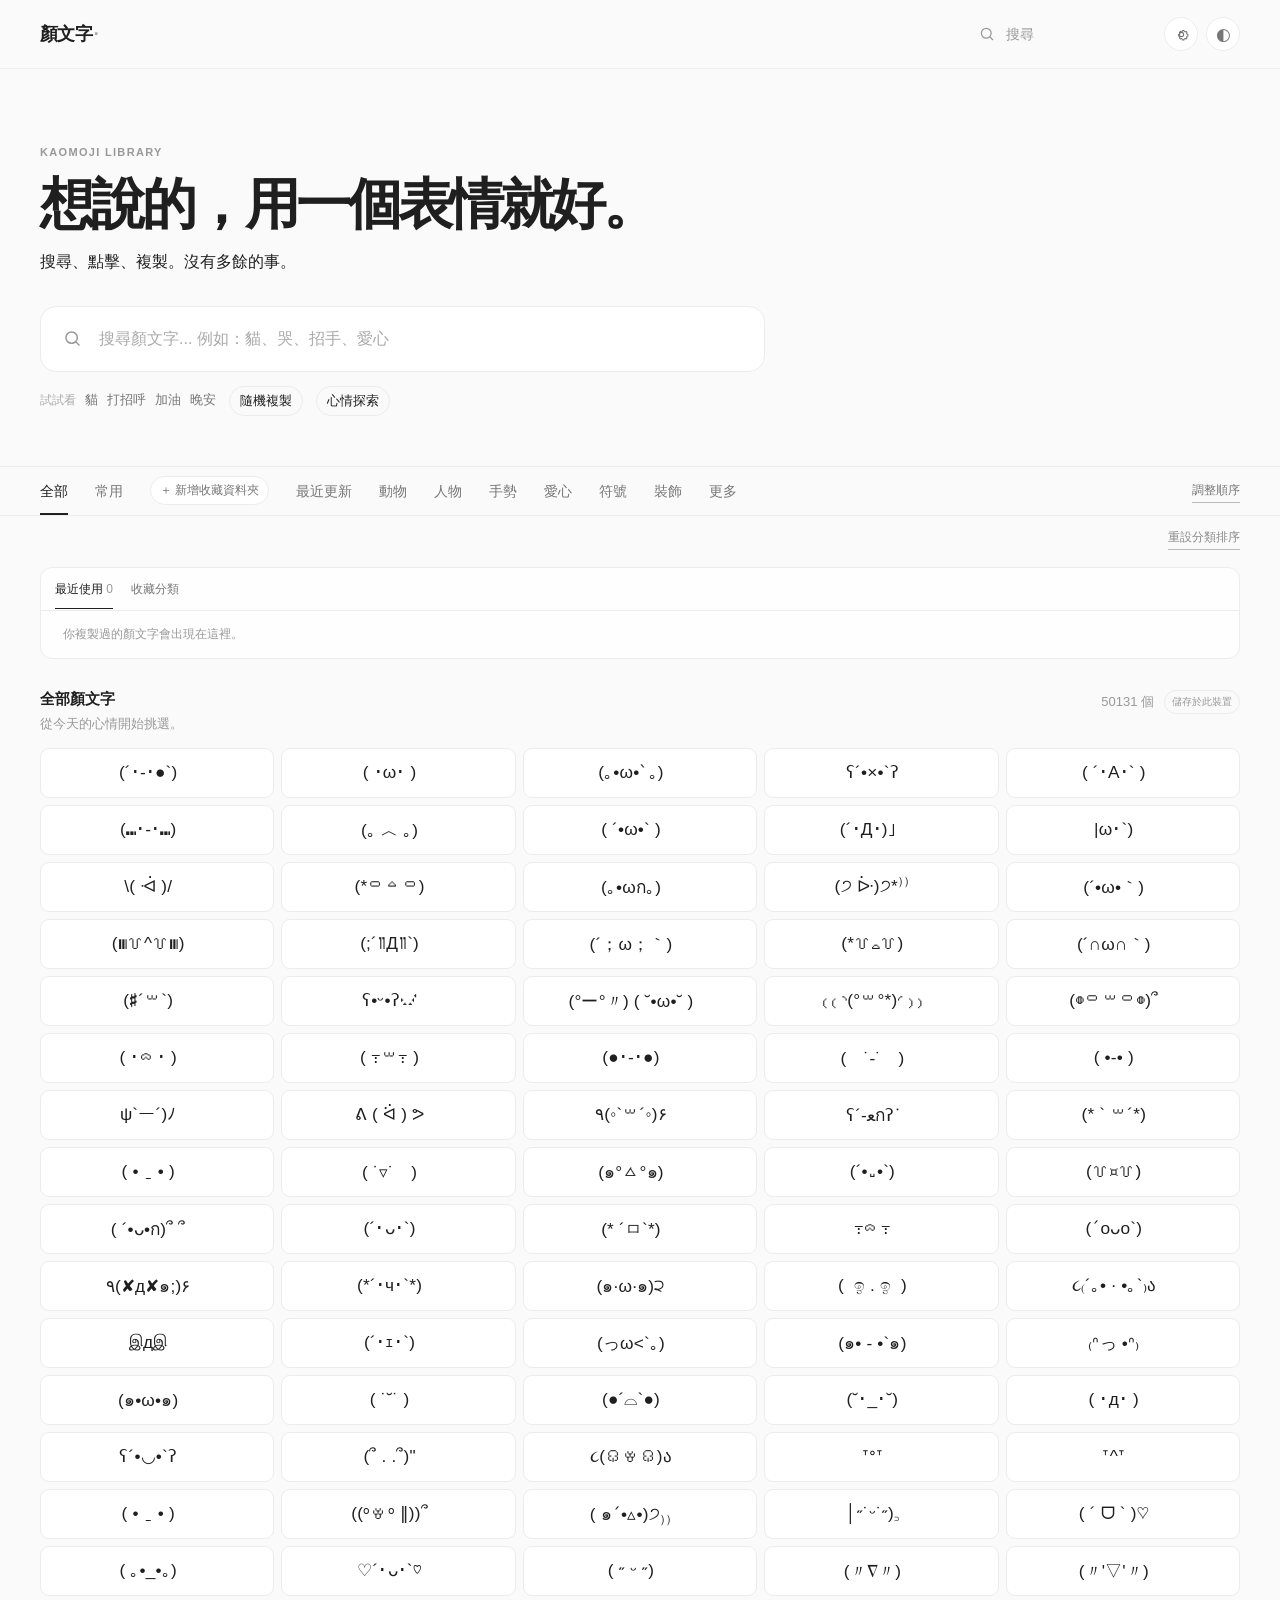
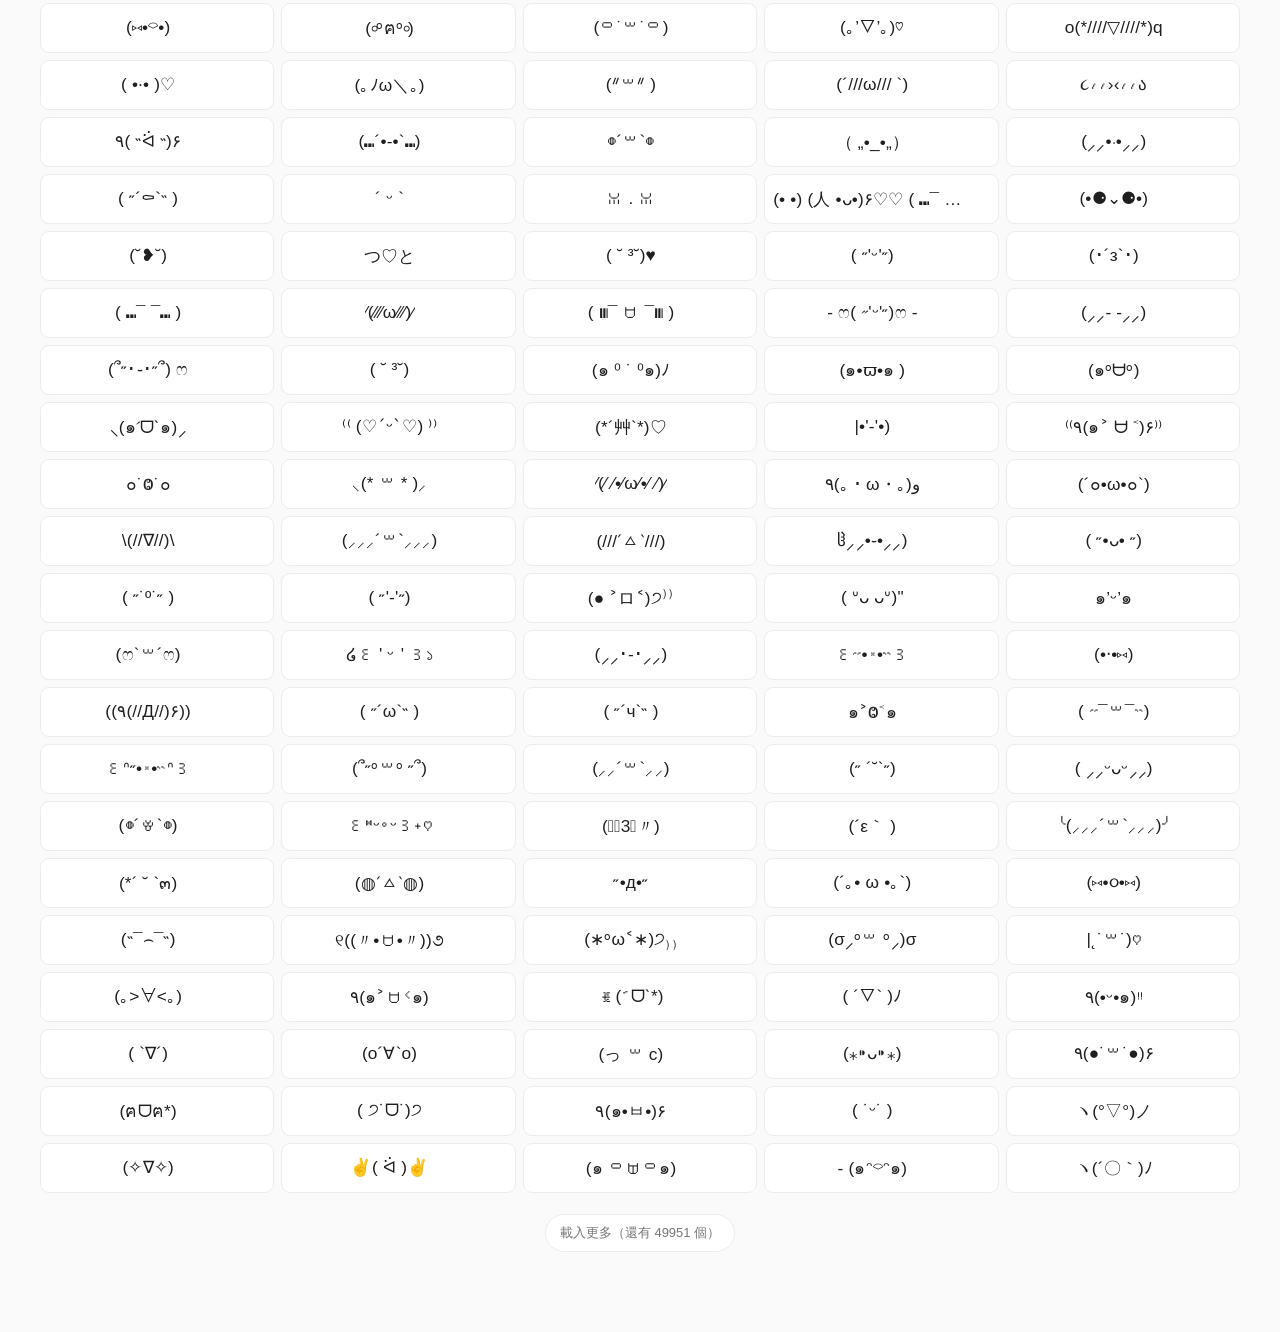
<file: index.html>
<!doctype html>
<html lang="zh-Hant">
  <head>
    <meta name="google-site-verification" content="ATZ54jSmBNwlNA5wtDltwDl-z40G0JLNudGG2Vy8XMU" />
    <meta charset="UTF-8" />
    <meta name="viewport" content="width=device-width, initial-scale=1.0" />
    <meta name="theme-color" content="#fafafa" />
    <meta name="description" content="快速搜尋、收藏並複製顏文字。乾淨、安靜的 Kaomoji 工具。" />
    <meta property="og:title" content="顏文字 · Kaomoji" />
    <meta property="og:description" content="快速搜尋、收藏並複製顏文字。" />
    <link rel="icon" href="./favicon.svg" type="image/svg+xml" />
    <link rel="manifest" href="./manifest.webmanifest" />
    <title>顏文字 · Kaomoji</title>
    <link rel="stylesheet" href="./styles.css?v=20260802-compact-rabbit" />
  </head>
  <body>
    <header class="site-header">
      <div class="header-content">
        <a class="logo" href="#top" aria-label="顏文字首頁">顏文字<span>·</span></a>
        <div class="header-actions">
          <label class="header-search" for="search-input">
            <svg viewBox="0 0 24 24" aria-hidden="true"><circle cx="11" cy="11" r="6.5"></circle><path d="m16 16 4 4"></path></svg>
            <input id="search-input" type="search" placeholder="搜尋" autocomplete="off" />
          </label>
          <button id="settings-toggle" class="header-icon-button" type="button" aria-label="偏好設定" title="偏好設定" aria-expanded="false" aria-controls="settings-panel">
            <svg viewBox="0 0 24 24" aria-hidden="true"><circle cx="12" cy="12" r="3"></circle><path d="M19.4 15a1.7 1.7 0 0 0 .34 1.88l.06.06-1.42 1.42-.06-.06a1.7 1.7 0 0 0-1.88-.34 1.7 1.7 0 0 0-1 1.55v.09h-2v-.09a1.7 1.7 0 0 0-1-1.55 1.7 1.7 0 0 0-1.88.34l-.06.06-1.42-1.42.06-.06A1.7 1.7 0 0 0 9.48 15a1.7 1.7 0 0 0-1.55-1H7.8v-2h.13a1.7 1.7 0 0 0 1.55-1 1.7 1.7 0 0 0-.34-1.88l-.06-.06L10.5 7.64l.06.06a1.7 1.7 0 0 0 1.88.34 1.7 1.7 0 0 0 1-1.55V6.4h2v.09a1.7 1.7 0 0 0 1 1.55 1.7 1.7 0 0 0 1.88-.34l.06-.06 1.42 1.42-.06.06A1.7 1.7 0 0 0 19.4 11a1.7 1.7 0 0 0 1.55 1h.13v2h-.13a1.7 1.7 0 0 0-1.55 1Z"></path></svg>
          </button>
          <button id="theme-toggle" class="theme-toggle" type="button" aria-label="切換深色模式" title="切換深色模式">◐</button>
          <div id="settings-panel" class="settings-panel" hidden>
            <p>偏好設定</p><span>最近使用保留時間</span>
            <div id="retention-options" class="retention-options"></div>
          </div>
        </div>
      </div>
    </header>

    <main id="top" class="main-content">
      <section class="intro" aria-labelledby="page-title">
        <p class="eyebrow">KAOMOJI LIBRARY</p>
        <h1 id="page-title">想說的，用一個表情就好。</h1>
        <p>搜尋、點擊、複製。沒有多餘的事。</p>
        <label class="hero-search" for="hero-search-input">
          <svg viewBox="0 0 24 24" aria-hidden="true"><circle cx="11" cy="11" r="6.5"></circle><path d="m16 16 4 4"></path></svg>
          <input id="hero-search-input" type="search" placeholder="搜尋顏文字... 例如：貓、哭、招手、愛心" autocomplete="off" />
          <button class="clear-search" type="button" aria-label="清除搜尋">清除</button>
        </label>
        <div class="suggestions" aria-label="常用搜尋">
          <span>試試看</span>
          <button type="button">貓</button><button type="button">打招呼</button><button type="button">加油</button><button type="button">晚安</button>
          <button type="button" id="random-button" class="random-button">隨機複製</button>
          <button type="button" id="mood-button" class="random-button">心情探索</button>
        </div>
      </section>

      <nav class="category-bar" aria-label="顏文字分類">
        <div id="categories" class="categories"></div>
        <button id="reorder-categories" class="reorder-categories" type="button" aria-pressed="false">調整順序</button>
      </nav>
      <section id="filter-panel" class="filter-panel" aria-label="完整分類" hidden></section>
      <button id="reset-category-order" class="reset-category-order" type="button" hidden>重設分類排序</button>

      <section class="personal-tools" aria-label="我的工具">
        <div class="tool-tabs" role="tablist" aria-label="個人顏文字">
          <button type="button" class="tool-tab active" data-personal-view="recent">最近使用 <span id="recent-count">0</span></button>
          <button type="button" class="tool-tab" data-personal-view="collections">收藏分類</button>
        </div>
        <div id="personal-panel" class="personal-panel"></div>
      </section>

      <section class="list-section" aria-live="polite">
        <div class="list-heading">
          <div><p id="list-title">全部顏文字</p><span id="category-description">從今天的心情開始挑選。</span></div>
          <div class="list-meta"><span id="result-count"></span><span class="storage-status">儲存於此裝置</span></div>
        </div>
        <div id="kaomoji-list" class="kaomoji-list"></div>
        <div id="empty-state" class="empty-state" hidden>
          <p>找不到相符的顏文字</p>
          <div id="related-searches" class="related-searches" aria-label="建議搜尋"></div>
          <button type="button" id="reset-button">清除搜尋</button>
        </div>
      </section>
    </main>

    <template id="kaomoji-template">
      <article class="kaomoji-row">
        <button class="kaomoji-copy" type="button" aria-label="複製顏文字">
          <span class="kaomoji-main"><span class="kaomoji-text"></span><span class="copied-text" aria-hidden="true">✓ 已複製</span></span>
          <span class="kaomoji-tags"></span>
        </button>
        <button class="favorite-button" type="button" aria-label="加入收藏">
          <svg viewBox="0 0 24 24" aria-hidden="true"><path d="m12 20-1.45-1.32C5.4 14.02 2 10.94 2 7.15 2 4.07 4.42 2 7.5 2c1.74 0 3.41.81 4.5 2.09A6.05 6.05 0 0 1 16.5 2C19.58 2 22 4.07 22 7.15c0 3.79-3.4 6.87-8.55 11.54L12 20Z"></path></svg>
        </button>
        <button class="details-button" type="button" aria-label="查看顏文字詳情">i</button>
        <button class="collection-button" type="button" aria-label="加入收藏資料夾">＋</button>
      </article>
    </template>

    <dialog id="details-dialog" class="details-dialog">
      <button class="dialog-close" type="button" aria-label="關閉">×</button>
      <p class="dialog-kicker">顏文字詳情</p>
      <p id="detail-kaomoji" class="detail-kaomoji"></p>
      <p id="detail-name" class="detail-name"></p>
      <div id="detail-tags" class="detail-tags"></div>
      <div class="detail-actions">
        <button id="detail-copy" type="button">複製顯示版</button>
        <button id="detail-copy-original" type="button">複製原版</button>
        <button id="detail-copy-safe" type="button" hidden>複製 Apple 安全版</button>
        <button id="detail-save" type="button">儲存到收藏分類</button>
        <button id="detail-share" type="button">分享連結</button>
      </div>
      <div><p class="dialog-kicker">相似顏文字</p><div id="similar-kaomojis" class="similar-kaomojis"></div></div>
    </dialog>

    <script src="./dcard-originals.js?v=20260801-dcard-full"></script>
    <script src="./script.js?v=20260802-multiline-collection"></script>
  </body>
</html>
</file>
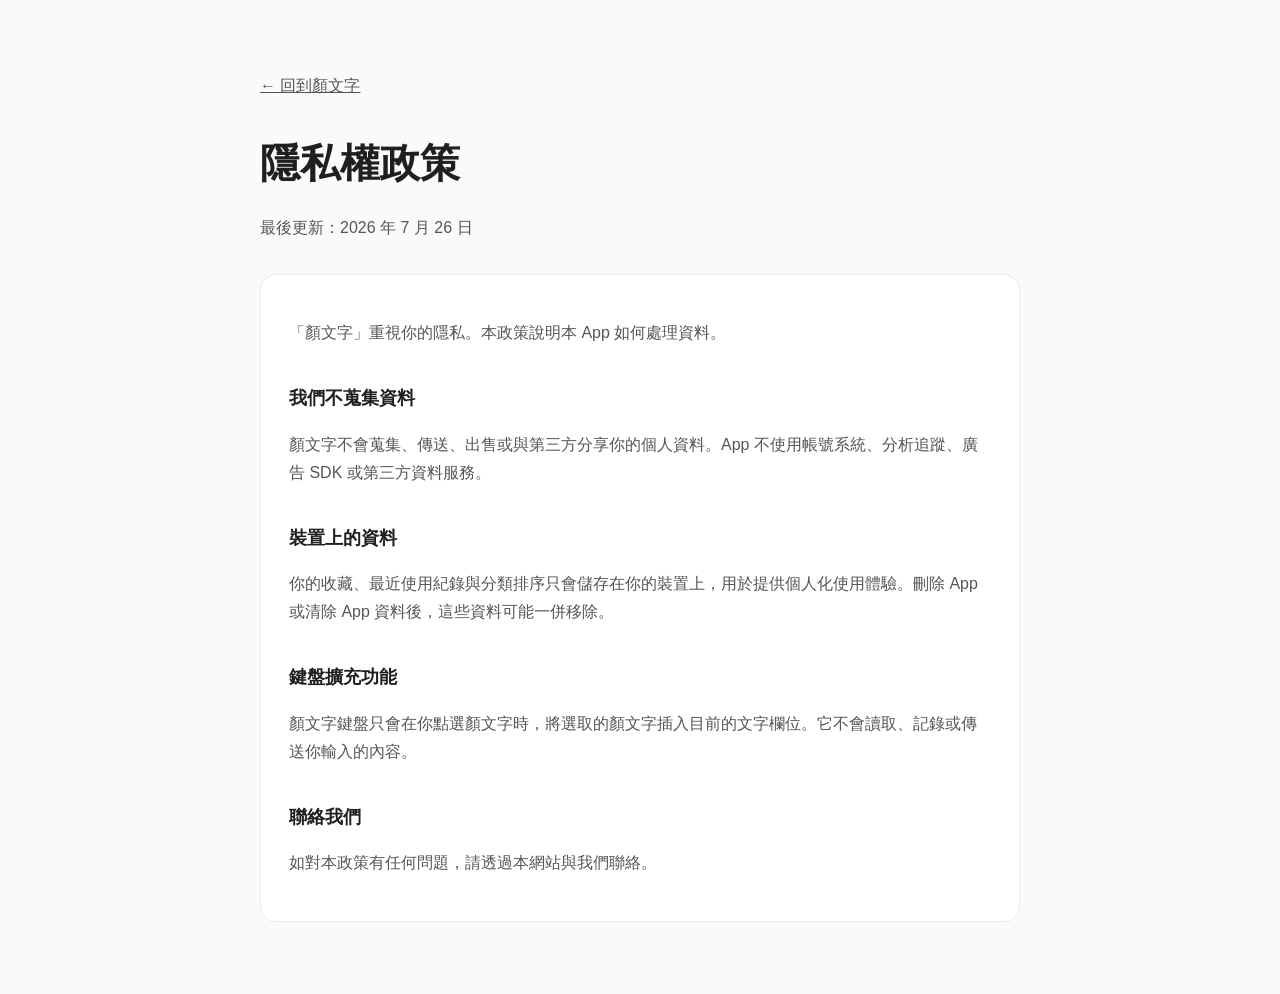
<file: privacy.html>
<!doctype html>
<html lang="zh-Hant">
<head>
<meta charset="UTF-8" />
<meta name="viewport" content="width=device-width, initial-scale=1.0" />
<title>隱私權政策 · 顏文字</title>
<style>
body{margin:0;background:#fafafa;color:#1f1f1f;font:16px/1.75 -apple-system,BlinkMacSystemFont,"PingFang TC",sans-serif}
main{max-width:760px;margin:auto;padding:72px 24px}
a{color:#555}h1{font-size:40px;margin:28px 0 8px}h2{font-size:18px;margin-top:36px}p{color:#555}.box{background:#fff;border:1px solid #ececec;border-radius:16px;padding:28px;margin-top:32px}
</style>
</head>
<body><main>
<a href="./index.html">← 回到顏文字</a>
<h1>隱私權政策</h1><p>最後更新：2026 年 7 月 26 日</p>
<div class="box">
<p>「顏文字」重視你的隱私。本政策說明本 App 如何處理資料。</p>
<h2>我們不蒐集資料</h2><p>顏文字不會蒐集、傳送、出售或與第三方分享你的個人資料。App 不使用帳號系統、分析追蹤、廣告 SDK 或第三方資料服務。</p>
<h2>裝置上的資料</h2><p>你的收藏、最近使用紀錄與分類排序只會儲存在你的裝置上，用於提供個人化使用體驗。刪除 App 或清除 App 資料後，這些資料可能一併移除。</p>
<h2>鍵盤擴充功能</h2><p>顏文字鍵盤只會在你點選顏文字時，將選取的顏文字插入目前的文字欄位。它不會讀取、記錄或傳送你輸入的內容。</p>
<h2>聯絡我們</h2><p>如對本政策有任何問題，請透過本網站與我們聯絡。</p>
</div></main></body></html>
</file>
<file: styles.css>
:root {
  --bg: #fafafa;
  --surface: #ffffff;
  --text: #1f1f1f;
  --muted: #777777;
  --border: #ececec;
  --soft: #f5f5f5;
  --radius: 16px;
}

:root[data-theme="dark"] {
  --bg: #171717;
  --surface: #202020;
  --text: #f2f2f2;
  --muted: #aaa;
  --border: #363636;
  --soft: #2b2b2b;
}

* { box-sizing: border-box; }
html { scroll-behavior: smooth; }
body {
  margin: 0;
  background: var(--bg);
  color: var(--text);
  font-family: -apple-system, BlinkMacSystemFont, "Segoe UI", "Noto Sans TC", sans-serif;
  -webkit-font-smoothing: antialiased;
}
button, input { font: inherit; }
button { cursor: pointer; }

.site-header {
  position: sticky;
  top: 0;
  z-index: 10;
  background: color-mix(in srgb, var(--bg) 92%, transparent);
  backdrop-filter: blur(12px);
  border-bottom: 1px solid color-mix(in srgb, var(--border) 75%, transparent);
}
.header-content, .main-content { width: min(1200px, calc(100% - 40px)); margin: 0 auto; }
.header-content { height: 68px; display: flex; align-items: center; justify-content: space-between; gap: 38px; }
.header-actions { position: relative; display: flex; align-items: center; gap: 8px; }
.logo { flex: 0 0 auto; color: var(--text); font-size: 18px; font-weight: 680; letter-spacing: -.04em; text-decoration: none; }
.logo span { color: #aaa; padding-left: 2px; }
.header-search { height: 36px; display: flex; align-items: center; gap: 8px; width: 178px; color: #999; }
.header-search svg, .hero-search svg { width: 18px; height: 18px; flex: none; fill: none; stroke: currentColor; stroke-width: 1.7; }
.header-search input { width: 100%; min-width: 0; border: 0; outline: 0; background: transparent; color: var(--text); font-size: 14px; }
.header-search input::placeholder { color: #999; }
.theme-toggle { display: grid; place-items: center; width: 34px; height: 34px; flex: none; border: 1px solid var(--border); border-radius: 50%; background: var(--surface); color: var(--muted); font-size: 17px; transition: 200ms ease-out; }
.theme-toggle:hover { color: var(--text); border-color: var(--muted); }
.header-icon-button { display: grid; place-items: center; width: 34px; height: 34px; flex: none; border: 1px solid var(--border); border-radius: 50%; background: var(--surface); color: var(--muted); transition: 200ms ease-out; }
.header-icon-button:hover, .header-icon-button[aria-expanded="true"] { color: var(--text); border-color: var(--muted); }
.header-icon-button svg { width: 17px; height: 17px; fill: none; stroke: currentColor; stroke-width: 1.5; stroke-linecap: round; stroke-linejoin: round; }
.settings-panel { position: absolute; z-index: 30; top: 44px; right: 42px; width: min(300px, calc(100vw - 32px)); padding: 15px; border: 1px solid var(--border); border-radius: 12px; background: var(--surface); box-shadow: 0 16px 45px rgba(0,0,0,.12); }
.settings-panel[hidden] { display: none; }
.settings-panel p { margin: 0 0 12px; color: var(--text); font-size: 14px; font-weight: 650; }
.settings-panel > span { display: block; margin-bottom: 8px; color: var(--muted); font-size: 12px; }
.retention-options { display: flex; flex-wrap: wrap; gap: 6px; }
.retention-options button { border: 1px solid var(--border); border-radius: 99px; background: transparent; padding: 6px 9px; color: var(--muted); font-size: 12px; }
.retention-options button:hover, .retention-options button.active { border-color: var(--text); color: var(--text); }

.intro { padding: 77px 0 50px; max-width: 725px; }
.eyebrow { margin: 0 0 16px; color: #999; font-size: 11px; font-weight: 650; letter-spacing: .12em; }
h1 { margin: 0; font-size: clamp(36px, 5vw, 55px); font-weight: 700; letter-spacing: -.07em; line-height: 1.12; }
.intro > p:last-child { margin: 16px 0 0; color: var(--muted); font-size: 15px; }
.hero-search { height: 66px; display: flex; align-items: center; gap: 14px; margin-top: 33px; padding: 0 17px 0 21px; background: var(--surface); border: 1px solid var(--border); border-radius: var(--radius); color: #999; transition: border-color 200ms ease-out, box-shadow 200ms ease-out; }
.hero-search:focus-within { border-color: #b7b7b7; box-shadow: 0 8px 24px rgba(0,0,0,.045); }
.hero-search svg { width: 21px; height: 21px; }
.hero-search input { width: 100%; min-width: 0; border: 0; outline: 0; background: transparent; color: var(--text); font-size: 16px; }
.hero-search input::placeholder { color: #aaa; }
.clear-search { visibility: hidden; flex: none; border: 0; background: var(--soft); border-radius: 7px; padding: 7px 10px; color: var(--muted); font-size: 12px; }
.clear-search.visible { visibility: visible; }
.suggestions { display: flex; align-items: center; gap: 9px; margin-top: 14px; overflow-x: auto; white-space: nowrap; scrollbar-width: none; }
.suggestions::-webkit-scrollbar { display: none; }
.suggestions span { color: #aaa; font-size: 12px; }
.suggestions button { border: 0; border-bottom: 1px solid transparent; background: transparent; padding: 3px 0; color: var(--muted); font-size: 13px; transition: color 200ms ease-out, border-color 200ms ease-out; }
.suggestions button:hover { border-color: var(--text); color: var(--text); }
.suggestions .random-button { margin-left: 4px; border: 1px solid var(--border); border-radius: 99px; padding: 5px 10px; color: var(--text); }
.suggestions .random-button:hover { border-color: var(--text); }

.category-bar { position: sticky; top: 68px; z-index: 5; display: flex; align-items: center; gap: 18px; margin: 0 calc((100vw - min(1200px, calc(100vw - 40px))) / -2); padding: 0 max(20px, calc((100vw - 1200px) / 2)); background: color-mix(in srgb, var(--bg) 94%, transparent); backdrop-filter: blur(10px); border-top: 1px solid var(--border); border-bottom: 1px solid var(--border); }
.categories { min-width: 0; flex: 1; }
.reorder-categories { flex: none; border: 0; border-bottom: 1px solid #b9b9b9; padding: 3px 0; background: transparent; color: #777; font-size: 12px; }
.reorder-categories[aria-pressed="true"] { color: var(--text); border-color: var(--text); }
.categories { display: flex; gap: 27px; overflow-x: auto; scrollbar-width: none; white-space: nowrap; }
.categories::-webkit-scrollbar { display: none; }
.category-button { position: relative; display: inline-flex; align-items: center; gap: 5px; flex: none; border: 0; background: transparent; color: var(--muted); padding: 16px 0 14px; font-size: 14px; transition: color 200ms ease-out; }
.category-button:hover, .category-button.active { color: var(--text); }
.category-add-collection { flex: none; align-self: center; border: 1px solid var(--border); border-radius: 999px; background: var(--surface); padding: 5px 9px; color: var(--muted); font-size: 12px; transition: 200ms ease-out; }
.category-add-collection:hover { border-color: var(--text); color: var(--text); }
.category-button.active::after { content: ""; position: absolute; height: 1.5px; background: var(--text); inset: auto 0 0; }
.category-button { touch-action: pan-x; }
.category-button.dragging { opacity: .35; }
.category-bar.reorder-mode .category-button { cursor: grab; animation: category-wiggle .16s ease-in-out infinite alternate; }
.category-bar.reorder-mode .category-button:active { cursor: grabbing; }
.category-drag-handle { display: none; color: #aaa; font-size: 15px; line-height: 1; touch-action: none; user-select: none; }
.category-bar.reorder-mode .category-drag-handle { display: inline; }
.category-button.drop-target::before { content: ""; position: absolute; top: 12px; bottom: 11px; left: -14px; width: 2px; border-radius: 2px; background: var(--text); }
.category-button.drop-target-after::after { content: ""; position: absolute; top: 12px; bottom: 11px; right: -14px; width: 2px; border-radius: 2px; background: var(--text); }
.category-bar.reorder-mode { cursor: grabbing; user-select: none; }
@keyframes category-wiggle { from { transform: rotate(-.35deg); } to { transform: rotate(.35deg); } }
.reset-category-order { display: block; margin: 10px 0 0 auto; border: 0; border-bottom: 1px solid #bbb; padding: 3px 0; background: transparent; color: #888; font-size: 12px; }
.filter-panel { margin: 0 0 4px; padding: 22px 0 2px; border-bottom: 1px solid var(--border); }
.filter-group { display: flex; align-items: baseline; gap: 18px; padding: 0 0 16px; }
.filter-group > span { width: 54px; flex: none; color: #999; font-size: 12px; }
.filter-options { display: flex; flex-wrap: wrap; gap: 8px; }
.filter-option { border: 1px solid var(--border); border-radius: 99px; background: var(--surface); padding: 6px 10px; color: var(--muted); font-size: 13px; transition: 200ms ease-out; }
.filter-option:hover, .filter-option.active { border-color: var(--text); color: var(--text); }

.personal-tools { margin-top: 17px; border: 1px solid var(--border); border-radius: 12px; background: color-mix(in srgb, var(--surface) 88%, transparent); }
.tool-tabs { display: flex; align-items: center; gap: 18px; min-height: 43px; padding: 0 14px; border-bottom: 1px solid var(--border); overflow-x: auto; }
.tool-tab { flex: none; border: 0; border-bottom: 1px solid transparent; background: transparent; padding: 12px 0 10px; color: var(--muted); font-size: 12px; }
.tool-tab.active { border-color: var(--text); color: var(--text); }
.tool-tab span { color: #999; }
.personal-panel { min-height: 47px; display: flex; align-items: center; gap: 8px; padding: 8px 14px; overflow-x: auto; scrollbar-width: none; }
.personal-panel::-webkit-scrollbar { display: none; }
.personal-panel p { margin: 0; color: #999; font-size: 12px; }
.personal-panel .recent-hint { max-width: 0; overflow: hidden; opacity: 0; white-space: nowrap; transition: max-width 180ms ease-out, opacity 180ms ease-out; }
.personal-panel:hover .recent-hint { max-width: 310px; opacity: 1; transition-delay: 4s; }
.personal-panel button, .collection-chip { flex: none; border: 1px solid var(--border); border-radius: 99px; background: var(--surface); padding: 6px 10px; color: var(--muted); font-size: 12px; }
.personal-panel button:hover, .collection-chip:hover { border-color: var(--text); color: var(--text); }
.personal-panel .primary-tool { border-color: var(--text); color: var(--text); }
.personal-panel .danger-tool { color: #c87079; }
.collection-group { display: inline-flex; align-items: center; gap: 3px; padding: 2px; border: 1px solid var(--border); border-radius: 99px; background: color-mix(in srgb, var(--surface) 88%, transparent); }
.collection-group .collection-chip { border: 0; }
.personal-panel .collection-action { min-width: 24px; border: 0; padding: 4px 6px; color: #999; }
.personal-panel .recent-chip { max-width: 170px; overflow: hidden; text-overflow: ellipsis; white-space: nowrap; }

.list-section { padding: 31px 0 76px; }
.list-heading { display: flex; justify-content: space-between; align-items: flex-start; min-height: 34px; margin-bottom: 15px; }
.list-heading p { margin: 0 0 5px; font-size: 15px; font-weight: 650; }
.list-heading div > span { color: #999; font-size: 13px; }
.list-heading span { color: #aaa; font-size: 13px; }
.list-meta { display: flex; align-items: center; gap: 10px; }
.storage-status { border: 1px solid var(--border); border-radius: 99px; padding: 4px 7px; color: #aaa; font-size: 10px !important; }
.kaomoji-list { display: grid; grid-template-columns: repeat(5, minmax(0, 1fr)); gap: 7px; }
.load-more-button { grid-column: 1 / -1; justify-self: center; margin: 14px 0 4px; border: 1px solid var(--border); border-radius: 999px; background: var(--surface); padding: 9px 14px; color: var(--muted); font-size: 13px; transition: border-color 200ms ease-out, color 200ms ease-out; }
.load-more-button:hover { border-color: var(--text); color: var(--text); }
.kaomoji-row { position: relative; min-width: 0; min-height: 48px; border: 1px solid var(--border); border-radius: 9px; background: var(--surface); overflow: hidden; transition: box-shadow 200ms ease-out, transform 200ms ease-out, border-color 200ms ease-out; }
.kaomoji-row:hover { border-color: rgba(120,120,120,.24); background: rgba(255,255,255,.58); box-shadow: 0 7px 18px rgba(0,0,0,.045); backdrop-filter: blur(13px) saturate(1.15); -webkit-backdrop-filter: blur(13px) saturate(1.15); transform: translateY(-1px); }
.kaomoji-copy { width: 100%; min-height: 48px; display: grid; place-items: center; border: 0; background: transparent; color: var(--text); padding: 5px 26px 5px 8px; text-align: center; transition: background 200ms ease-out; }
.kaomoji-copy:hover { background: #fdfdfd; }
.kaomoji-main { max-width: 100%; overflow: hidden; font-size: clamp(15px, 1.35vw, 19px); letter-spacing: .01em; text-overflow: ellipsis; white-space: nowrap; }
.kaomoji-row.multiline { min-height: 76px; }
.kaomoji-row.multiline .kaomoji-copy { min-height: 76px; padding: 5px 28px 5px 8px; }
.kaomoji-row.multiline .kaomoji-main { overflow: visible; font-size: 13px; line-height: 1.08; text-overflow: clip; white-space: pre; }
.kaomoji-tags { display: none; }
.kaomoji-row:hover .kaomoji-copy { color: var(--text); }
.kaomoji-row:hover .kaomoji-text { display: none; }
.kaomoji-row:hover .kaomoji-tags { display: flex; position: absolute; inset: 0; align-items: center; justify-content: center; gap: 5px; padding: 7px 26px 7px 8px; color: #858585; font-size: 11px; white-space: nowrap; }
.kaomoji-row:hover .kaomoji-tags i { font-style: normal; }
.copied-text { display: none; color: #43805f; font-size: 14px; font-weight: 600; letter-spacing: .01em; }
.kaomoji-row.copied .kaomoji-text { display: none; }
.kaomoji-row.copied .copied-text { display: inline; }
.favorite-button { position: absolute; top: 3px; right: 3px; border: 0; background: transparent; color: #bbb; padding: 8px; line-height: 0; opacity: 0; transition: opacity 200ms ease-out, color 200ms ease-out, transform 200ms ease-out; }
.kaomoji-row:hover .favorite-button, .favorite-button.active { opacity: 1; }
.favorite-button svg { width: 18px; height: 18px; fill: transparent; stroke: currentColor; stroke-width: 1.6; }
.favorite-button.active { color: #d06b77; }
.kaomoji-row:hover .favorite-button { color: #9d9d9d; }
.kaomoji-row:hover .favorite-button.active { color: #ff9ba5; }
.favorite-button.active svg { fill: currentColor; }
.favorite-button:active { transform: scale(.88); }
.details-button, .collection-button { position: absolute; z-index: 1; border: 0; border-radius: 7px; background: transparent; color: #aaa; font-size: 13px; line-height: 1; opacity: 0; transition: opacity 200ms ease-out, color 200ms ease-out; }
.details-button { right: 30px; bottom: 5px; padding: 6px 8px; font-family: Georgia, serif; }
.collection-button { left: 4px; top: 4px; padding: 6px 8px; font-size: 16px; }
.kaomoji-row:hover .details-button, .kaomoji-row:hover .collection-button { opacity: 1; }
.details-button:hover, .collection-button:hover { color: var(--text); }
.empty-state { padding: 68px 0; text-align: center; color: var(--muted); }
.empty-state p { margin: 0 0 14px; }
.empty-state button { border: 0; border-bottom: 1px solid #aaa; padding: 3px 0; background: transparent; color: var(--text); font-size: 14px; }
.related-searches { display: flex; justify-content: center; flex-wrap: wrap; gap: 8px; max-width: 420px; margin: 0 auto 20px; }
.related-searches::before { content: "也可以試試"; width: 100%; color: #aaa; font-size: 12px; }
.related-searches button { border: 1px solid var(--border); border-radius: 99px; background: var(--surface); padding: 6px 10px; color: var(--muted); font-size: 13px; }
.related-searches button:hover { border-color: var(--text); color: var(--text); }

.details-dialog { width: min(440px, calc(100% - 32px)); border: 1px solid var(--border); border-radius: 16px; padding: 27px; background: var(--surface); color: var(--text); box-shadow: 0 24px 80px rgba(0,0,0,.16); }
.details-dialog::backdrop { background: rgba(0,0,0,.28); backdrop-filter: blur(2px); }
.dialog-close { position: absolute; top: 12px; right: 13px; border: 0; background: transparent; color: var(--muted); font-size: 22px; }
.dialog-kicker { margin: 0 0 10px; color: #999; font-size: 11px; letter-spacing: .08em; }
.detail-kaomoji { margin: 0; overflow-x: auto; color: var(--text); font-size: 28px; white-space: nowrap; }
.detail-kaomoji.multiline { font-size: 18px; line-height: 1.45; white-space: pre; }
.detail-name { margin: 13px 0 10px; color: var(--muted); font-size: 13px; }
.detail-tags { display: flex; flex-wrap: wrap; gap: 6px; }
.detail-tags span { border-radius: 99px; background: var(--soft); padding: 5px 8px; color: var(--muted); font-size: 11px; }
.detail-actions { display: flex; flex-wrap: wrap; gap: 8px; margin: 20px 0 25px; }
.detail-actions button { border: 1px solid var(--border); border-radius: 9px; background: var(--surface); padding: 8px 11px; color: var(--text); font-size: 13px; }
.detail-actions button:first-child { background: var(--text); color: var(--surface); }
.similar-kaomojis { display: flex; flex-wrap: wrap; gap: 7px; }
.similar-kaomojis button { border: 1px solid var(--border); border-radius: 8px; background: var(--surface); padding: 7px 9px; color: var(--text); font-size: 14px; }

:root[data-theme="dark"] .site-header, :root[data-theme="dark"] .category-bar { background: color-mix(in srgb, var(--bg) 92%, transparent); }
:root[data-theme="dark"] .kaomoji-row:hover, :root[data-theme="dark"] .kaomoji-copy:hover { background: #262626; }

@media (max-width: 640px) {
  .header-content, .main-content { width: min(100% - 32px, 1200px); }
  .header-content { height: 60px; gap: 18px; }
  .logo { font-size: 17px; }
  .header-search { width: 85px; }
  .intro { padding: 55px 0 37px; }
  .hero-search { height: 59px; margin-top: 28px; padding-left: 17px; }
  .hero-search input { font-size: 15px; }
  .category-bar { top: 60px; margin: 0 -16px; padding: 0 16px; gap: 14px; }
  .filter-group { display: block; }
  .filter-group > span { display: block; margin-bottom: 9px; }
  .categories { gap: 24px; }
  .category-button { padding-top: 14px; padding-bottom: 13px; }
  .list-section { padding-top: 25px; }
  .kaomoji-list { grid-template-columns: repeat(2, minmax(0, 1fr)); gap: 7px; }
  .kaomoji-row, .kaomoji-copy { min-height: 48px; }
  .kaomoji-row.multiline, .kaomoji-row.multiline .kaomoji-copy { grid-column: auto; min-height: 76px; }
  .kaomoji-main { font-size: 17px; }
  .kaomoji-tags { display: none; }
  .favorite-button { opacity: 1; }
  .details-button, .collection-button { opacity: 1; }
  .personal-tools { margin-top: 13px; }
}

@media (min-width: 641px) and (max-width: 900px) {
  .kaomoji-list { grid-template-columns: repeat(3, minmax(0, 1fr)); }
}
</file>
